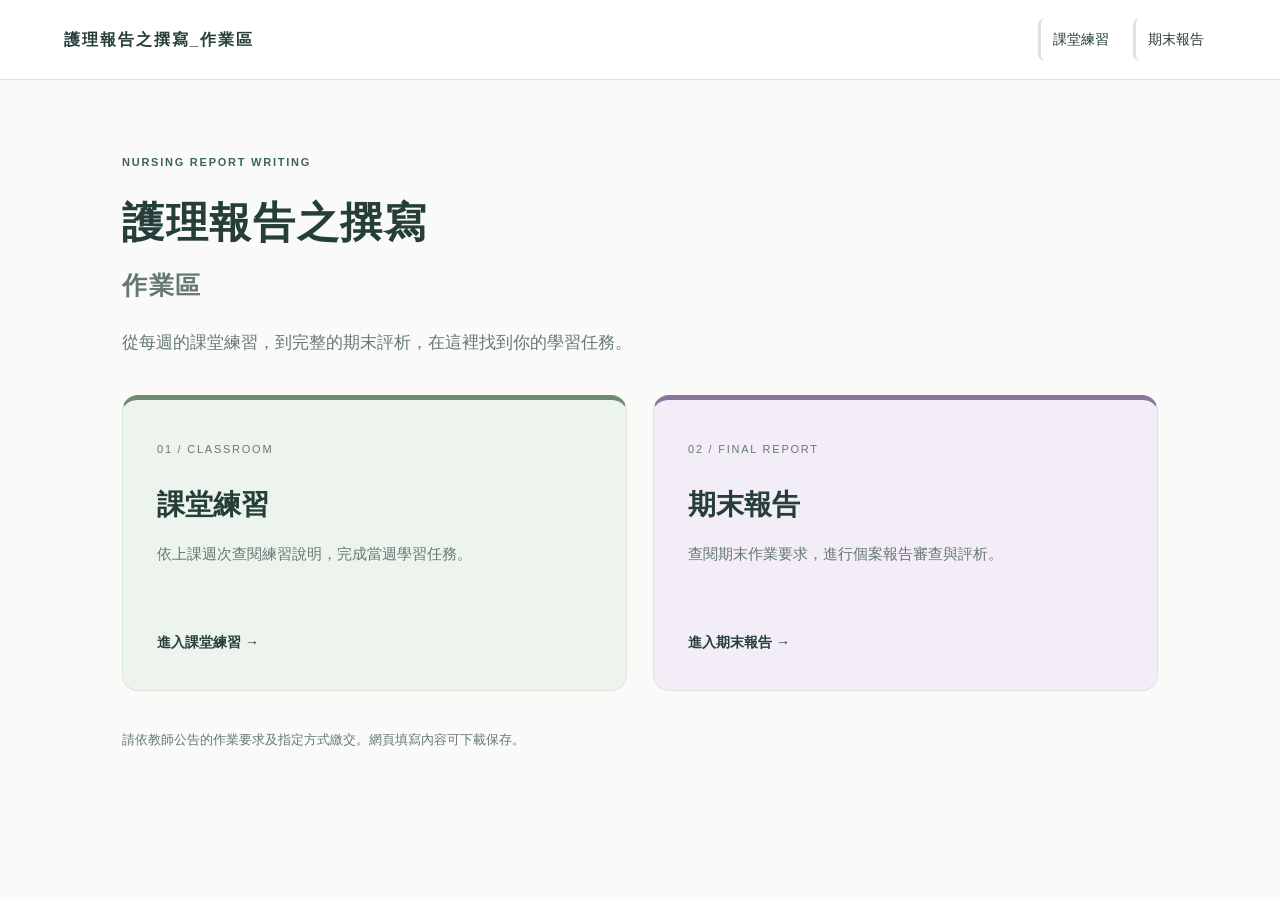
<file: index.html>
<!doctype html>
<html lang="zh-Hant">
<head>
  <meta charset="utf-8"><meta name="viewport" content="width=device-width,initial-scale=1">
  <meta name="description" content="學生自行選找一篇已發表個案報告，依112年版審查評分表填寫評語及評分。">
  <title>護理報告之撰寫_作業區</title><link rel="stylesheet" href="style.css?v=7">
</head>
<body>
<style>[hidden]{display:none!important}</style>
<header><a class="brand" href="#home">護理報告之撰寫_作業區</a><nav class="top-nav" aria-label="作業區導覽"><a href="#classroom">課堂練習</a><a href="#final-report">期末報告</a></nav></header>

<main class="portal" id="home-view">
<p class="eyebrow">NURSING REPORT WRITING</p><h1>護理報告之撰寫<span class="portal-subtitle">作業區</span></h1><p class="portal-lead">從每週的課堂練習，到完整的期末評析，在這裡找到你的學習任務。</p>
<div class="zone-grid"><a class="zone-card classroom-zone" href="#classroom"><span class="zone-index">01 / CLASSROOM</span><h2>課堂練習</h2><p>依上課週次查閱練習說明，完成當週學習任務。</p><span class="zone-link">進入課堂練習 →</span></a><a class="zone-card final-zone" href="#final-report"><span class="zone-index">02 / FINAL REPORT</span><h2>期末報告</h2><p>查閱期末作業要求，進行個案報告審查與評析。</p><span class="zone-link">進入期末報告 →</span></a></div>
<p class="portal-note">請依教師公告的作業要求及指定方式繳交。網頁填寫內容可下載保存。</p>
</main>
<main class="portal" id="classroom-view" hidden><a class="back-link" href="#home">← 回到作業區首頁</a><p class="eyebrow">CLASSROOM PRACTICE</p><h1>課堂練習</h1><p class="portal-lead">11/09採四案例、11組分工的摘要與前言評論；11/16、11/23、11/30使用重症肌無力個案報告。依各次學習任務，提出有依據的評論與改進建議。</p><div class="materials"><a href="case-myasthenia.pdf" target="_blank" rel="noopener">閱讀指定個案報告 PDF ↗</a><a href="rubric-112.pdf" target="_blank" rel="noopener">查看112年版審查評分表 PDF ↗</a></div><div class="lesson-list"><a class="lesson-card lesson-1" href="group-practice.html"><span class="lesson-date">11/09</span><div><span class="eyebrow">課堂練習一</span><h2>摘要與前言的評論（分組）</h2><p>閱讀任務 → 文章依據 → 評論 → 改進建議</p></div><span class="lesson-arrow">進入練習 →</span></a><a class="lesson-card lesson-2" href="practice.html?session=1116"><span class="lesson-date">11/16</span><div><span class="eyebrow">課堂練習二</span><h2>護理評估、問題確立、護理措施、結果評值的評論</h2><p>閱讀任務 → 文章依據 → 評論 → 改進建議</p></div><span class="lesson-arrow">進入練習 →</span></a><a class="lesson-card lesson-3" href="practice.html?session=1123"><span class="lesson-date">11/23</span><div><span class="eyebrow">課堂練習三</span><h2>文獻查證、參考資料的評論</h2><p>閱讀任務 → 文章依據 → 評論 → 改進建議</p></div><span class="lesson-arrow">進入練習 →</span></a><a class="lesson-card lesson-4" href="practice.html?session=1130"><span class="lesson-date">11/30</span><div><span class="eyebrow">課堂練習四</span><h2>討論與結論的評論</h2><p>閱讀任務 → 文章依據 → 評論 → 改進建議</p></div><span class="lesson-arrow">進入練習 →</span></a></div><p class="portal-note">各次練習可獨立保存、匯出與列印；本頁不會自動收件，請依教師指定方式繳交。</p><a class="text-link" href="#final-report">前往期末報告 →</a></main>
<main class="portal" id="final-view" hidden><a class="back-link" href="#home">← 回到作業區首頁</a><p class="eyebrow">FINAL REPORT</p><h1>期末報告</h1><p class="portal-lead">依作業說明完成個人報告，整理你的閱讀、評析與審查判斷。</p><a class="assignment-card" href="#case-review"><span class="assignment-type">個人報告 · 已發布</span><h2>個案報告審查練習</h2><p>自行選找一篇已發表的個案報告，依評分表填寫評語與評分。</p><p class="source-caption">採用台灣護理學會個案報告審查評分表（中華民國112年10月24日修訂）</p><span class="zone-link">開始審查練習 →</span></a><p class="portal-note">完成後可下載作業或列印另存 PDF，再依教師指定方式繳交。</p></main>
<div class="layout" id="review-view" hidden>
<aside aria-label="作業章節"><p class="eyebrow">CASE REPORT REVIEW</p><h2>從閱讀，到評析。</h2><p class="muted">依據文章內容，提出評語與評分。</p><nav id="nav"></nav><div class="progress-box"><label for="progress">審查完成進度 <strong id="progressText">0 / 10</strong></label><progress id="progress" max="10" value="0"></progress><small>完成評語與各細項評分後，計入進度。</small></div></aside>
<main>
<a class="back-link" href="#final-report">← 回到期末報告區</a>
<div class="intro"><p class="eyebrow">INDIVIDUAL ASSIGNMENT</p><h1>個案報告審查練習（個人報告）<span class="title-source">採用台灣護理學會個案報告審查評分表（中華民國112年10月24日修訂）</span></h1><p>個人報告｜自行選找一篇已發表的個案報告，閱讀後依各項規準給予評語與評分。</p><div class="tags"><span>總分 100 分</span><span>10 項審查項目</span><span>評語＋評分</span></div></div>
<div class="notice">作業方式：學生自行選找一篇已發表的個案報告，填寫文章資料，再依台灣護理學會「個案報告審查評分表」（112 年 10 月 24 日修訂）逐項填寫評語與評分。評語請根據文章內容指出優點、缺失與改進建議，可註明頁碼或段落。摘要的「500 字內」是對受評文章的規準，並非評語字數限制。</div>
<form id="assignment">
<section class="card" id="identity"><div class="section-heading"><span class="number">✎</span><div><h2>學生與受評文章資料</h2><p>學生姓名、學號及受評文章資料將一併顯示於匯出報告。</p></div></div><div class="fields"><label>學生姓名 <b>*</b><input name="studentName" autocomplete="name" required placeholder="請輸入姓名" maxlength="80"></label><label>學號 <b>*</b><input name="studentId" required placeholder="請輸入完整學號" maxlength="80"></label><label class="wide">受評文章題目 <b>*</b><input name="reportTitle" required placeholder="請填寫自行選找的已發表個案報告題名" maxlength="250"></label><label class="wide">文章完整出處 <b>*</b><textarea name="articleCitation" required placeholder="作者、出版年、文章題目、期刊名稱、卷（期）、頁碼、DOI（如有）"></textarea></label><label class="wide">文章網址或 DOI<input name="articleUrl" placeholder="選填：文章連結或 DOI"></label><label>班級<input name="className" placeholder="選填"></label><label>完成日期<input name="reportDate" type="date"></label></div></section>
<div id="sections"></div>
<section class="card" id="summary"><div class="section-heading"><span class="number">Σ</span><div><h2>審查總評</h2><p>整合各項評析，說明這篇文章能否凸顯護理過程。</p></div></div><div class="score-summary"><strong id="totalScore">尚未完成評分</strong><span id="scoreProgress">已評 0 / 24 細項</span></div><p class="muted">原表參考：60 分（含）以上通過，59 分（含）以下不通過；結果仍應以整篇文章是否能凸顯護理過程來決定。此處為學生對文章的練習評分，並非教師給學生的作業成績。</p><label for="overallComment">總評 <b>*</b></label><textarea name="overallComment" id="overallComment" required placeholder="綜合說明文章的優點、主要缺失、改進建議，以及是否呈現完整護理過程。"></textarea><div class="print-text" id="print-overallComment"></div><label for="decision">學生審查決議 <b>*</b></label><select name="decision" id="decision" required><option value="">請選擇</option><option value="通過">通過</option><option value="不通過">不通過</option></select><p id="decisionNote" role="status"></p></section>
<section class="card handin"><h2>保存與繳交</h2><p>本頁不會將作業傳給老師。請下載作業檔，再依老師指定方式繳交；也可使用列印功能另存 PDF。</p><div class="actions"><button type="submit" class="primary">下載作業（.md）</button><button type="button" id="print">列印 / 另存 PDF</button><button type="button" id="backup">匯出可續寫草稿</button><label class="button" for="restore">匯入草稿</label><input id="restore" type="file" accept=".json,application/json" hidden></div><p id="feedback" role="status" aria-live="polite"></p></section>
</form>
<footer>依據：台灣護理學會個案報告審查評分表 · 112 年 10 月 24 日修訂<br>草稿保存在此瀏覽器；更換裝置前請匯出可續寫草稿。</footer>
</main></div>
<div class="savebar" id="review-savebar" hidden><span id="saveStatus" role="status">尚未填寫</span><a href="#identity">回到學生資料 ↑</a></div>
<script src="app.js?v=4"></script>
<script src="portal.js?v=1"></script>
</body></html>
</file>
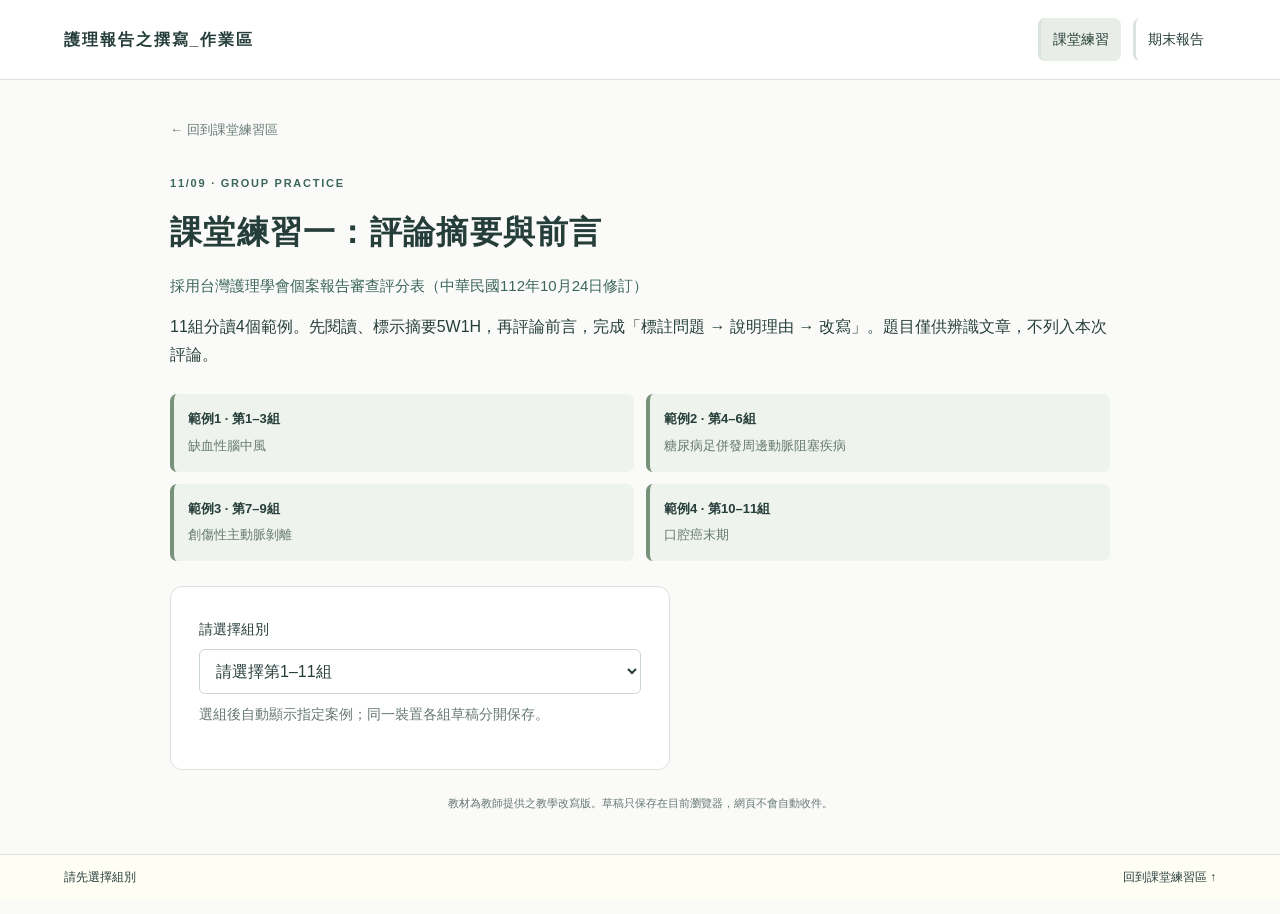
<file: group-practice.html>
<!doctype html>
<html lang="zh-Hant"><head><meta charset="utf-8"><meta name="viewport" content="width=device-width,initial-scale=1"><title>11/09課堂練習一：評論摘要與前言（分組）</title><link rel="stylesheet" href="style.css?v=7"></head><body class="practice-page group-page"><header><a class="brand" href="index.html#home">護理報告之撰寫_作業區</a><nav class="top-nav" aria-label="作業區導覽"><a href="index.html#classroom" aria-current="page">課堂練習</a><a href="index.html#final-report">期末報告</a></nav></header><main class="practice-shell"><a class="back-link" href="index.html#classroom">← 回到課堂練習區</a><p class="eyebrow">11/09 · GROUP PRACTICE</p><h1>課堂練習一：評論摘要與前言</h1><p class="title-source">採用台灣護理學會個案報告審查評分表（中華民國112年10月24日修訂）</p><p>11組分讀4個範例。先閱讀、標示摘要5W1H，再評論前言，完成「標註問題 → 說明理由 → 改寫」。題目僅供辨識文章，不列入本次評論。</p><div class="group-map" id="group-map"></div><section class="card group-chooser"><label for="group-number">請選擇組別</label><select id="group-number"><option value="">請選擇第1–11組</option></select><p class="muted">選組後自動顯示指定案例；同一裝置各組草稿分開保存。</p></section><div id="group-content" hidden><section class="card reading-case"><p class="eyebrow" id="case-number"></p><h2 id="case-title"></h2><p class="notice">以下摘要與前言已為教學目的修改，非原作者寫法。請以所列文本作評論；其中加入的個案細節為教學改寫內容，不代表原個案資料。</p><h3>摘要（教學改寫版）</h3><div class="case-text" id="case-abstract"></div><h3>前言（教學改寫版）</h3><div class="case-text" id="case-intro"></div><p class="source-caption" id="case-source"></p></section><form id="group-form"><section class="card"><h2>組別與組員</h2><p id="selected-group"></p><div class="fields"><label>填寫代表姓名 <b>*</b><input name="studentName" required maxlength="80"></label><label>填寫代表學號 <b>*</b><input name="studentId" required maxlength="80"></label><label class="wide">全部組員姓名與學號 <b>*</b><textarea name="members" required placeholder="每位組員一行：姓名、學號"></textarea><div class="print-text" id="paper-members"></div></label><label>班級<input name="className" placeholder="選填"></label><label>完成日期<input name="completedDate" type="date"></label></div></section><section class="card"><h2>一、摘要：標示5W1H並評論</h2><p class="muted">在各欄記錄摘要依據、位置與理由；未呈現填「未提及」，不自行補造資料。What與How分成問題／結果及評估／措施兩項，另檢視精簡程度。</p><div id="abstract-checks"></div><div class="criterion"><label for="abstract-score">摘要試評（涵蓋選案理由、照護期間、評估方法、健康問題、措施與建議；簡要流暢，500字內）</label><div class="score-input"><input id="abstract-score" name="abstractScore" type="number" min="0" max="5" step="0.5" required><span>/ 5 分</span></div></div><label for="abstract-reason">摘要整體評論與評分理由 <b>*</b></label><textarea id="abstract-reason" name="abstractReason" required></textarea><div class="print-text" id="paper-abstractReason"></div></section><section class="card"><h2>二、前言：對照審查表</h2><p>找出選案動機與照護重要性，提出具體評語與評分。</p><div class="criterion"><label for="motivation-score">選案動機：為何選這位個案？是否具個別性？</label><div class="score-input"><input id="motivation-score" name="motivationScore" type="number" min="0" max="2" step="0.5" required><span>/ 2 分</span></div></div><label for="motivation-reason">選案動機的原文依據與評分理由 <b>*</b></label><textarea id="motivation-reason" name="motivationReason" required></textarea><div class="print-text" id="paper-motivationReason"></div><div class="criterion"><label for="importance-score">照護重要性：是否有數據、出處，以及照護需求與護理角色？</label><div class="score-input"><input id="importance-score" name="importanceScore" type="number" min="0" max="3" step="0.5" required><span>/ 3 分</span></div></div><label for="importance-reason">照護重要性的原文依據與評分理由 <b>*</b></label><textarea id="importance-reason" name="importanceReason" required></textarea><div class="print-text" id="paper-importanceReason"></div></section><section class="card"><h2>三、標註問題 → 說明理由 → 改寫</h2><p class="muted">摘要與前言各至少完成一列；其餘列依實際評論補充。每列應記錄位置、原文摘錄、問題、理由與改寫。改寫所需資料未提供時，寫明應補充的資料，不自行捏造。</p><div id="revision-rows"></div></section><section class="card" id="strength-section" hidden><h2>四、寫得好的地方</h2><p>範例4的組別：至少寫出兩點優點，引用文字依據並說明好在哪裡。</p><label for="strength-one">優點一與理由 <b>*</b></label><textarea id="strength-one" name="strengthOne"></textarea><div class="print-text" id="paper-strengthOne"></div><label for="strength-two">優點二與理由 <b>*</b></label><textarea id="strength-two" name="strengthTwo"></textarea><div class="print-text" id="paper-strengthTwo"></div></section><section class="card practice-finish"><h2>完成與繳交</h2><p class="score-summary" id="group-total" aria-live="polite"></p><p class="muted">本次試評只涵蓋摘要5分及前言5分，不等同教師對本組作業的成績。填完後下載學習單，再依教師指定方式繳交。</p><div class="actions"><button class="primary" type="submit">下載本組學習單（.md）</button><button type="button" id="group-print">列印 / 另存 PDF</button><button type="button" id="group-backup">匯出本組草稿</button><label class="button" for="group-import">匯入本組草稿</label><input type="file" id="group-import" accept=".json,application/json" hidden></div><p id="group-feedback" role="status" aria-live="polite"></p></section></form></div><footer>教材為教師提供之教學改寫版。草稿只保存在目前瀏覽器，網頁不會自動收件。</footer></main><div class="savebar"><span id="group-save" role="status">請先選擇組別</span><a href="index.html#classroom">回到課堂練習區 ↑</a></div><script src="group-cases.js?v=1"></script><script src="group-practice.js?v=1"></script></body></html>
</file>
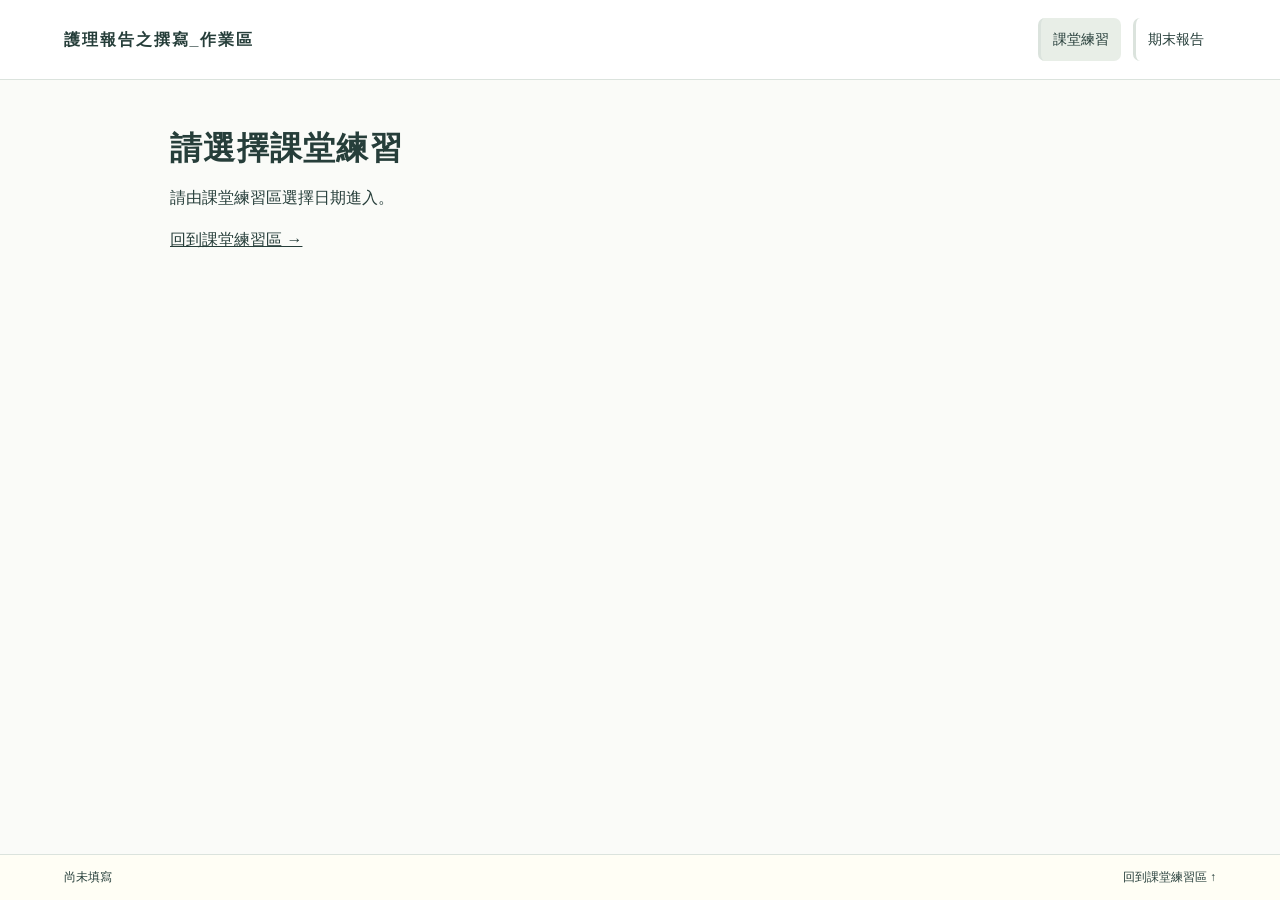
<file: practice.html>
<!doctype html>
<html lang="zh-Hant"><head><meta charset="utf-8"><meta name="viewport" content="width=device-width,initial-scale=1"><meta name="description" content="以重症肌無力個案報告為教材，依112年版審查評分表完成課堂評論任務。"><title>課堂練習｜護理報告之撰寫_作業區</title><link rel="stylesheet" href="style.css?v=7"></head>
<body class="practice-page"><header><a class="brand" href="index.html#home">護理報告之撰寫_作業區</a><nav class="top-nav" aria-label="作業區導覽"><a href="index.html#classroom" aria-current="page">課堂練習</a><a href="index.html#final-report">期末報告</a></nav></header>
<main class="practice-shell"><a class="back-link" href="index.html#classroom">← 回到課堂練習區</a><div id="lesson-intro"></div><div class="materials"><a href="case-myasthenia.pdf" target="_blank" rel="noopener">閱讀指定個案報告 PDF ↗</a><a href="rubric-112.pdf" target="_blank" rel="noopener">查看原始評分表 PDF ↗</a></div><p class="source-caption">教材：洪鈺珺、陳惠美、黃美玲（2025）。照顧一位重症肌無力病人之護理經驗。臺大護理，21（1），40–51。DOI：10.6740/NTUHJN.202501_21(1).0005</p><div class="notice">請評論指定文章的寫作與護理過程。每個項目依序完成「文章依據與頁碼、評論、改進建議」，再依規準給分。評語須說明理由，避免僅寫「完整」「很好」或抄錄原文。頁碼以文章印刷頁碼為主，另附PDF頁序協助查找。文中措施需經查證與適用性判斷。</div>
<form id="practice-form"><section class="card student-card"><h2>學生資料</h2><div class="fields"><label>學生姓名 <b>*</b><input name="studentName" required autocomplete="name" maxlength="80"></label><label>學號 <b>*</b><input name="studentId" required maxlength="80"></label><label>班級<input name="className" maxlength="80" placeholder="選填"></label><label>完成日期<input name="completedDate" type="date"></label></div></section><div id="learning-tasks"></div><section class="card practice-finish"><h2>完成與繳交</h2><p id="practice-total" class="score-summary" aria-live="polite"></p><p class="muted">這是本次指定項目的文章審查分數，不換算為整篇100分，也不判定整篇通過與否；不等同教師給學生的課堂成績。</p><div class="actions"><button class="primary" type="submit">下載本次作業（.md）</button><button id="practice-print" type="button">列印 / 另存 PDF</button><button id="practice-backup" type="button">匯出本次草稿</button><label class="button" for="practice-import">匯入本次草稿</label><input id="practice-import" type="file" accept=".json,application/json" hidden></div><p id="practice-feedback" role="status" aria-live="polite"></p></section></form><nav class="lesson-switch" id="lesson-switch" aria-label="其他課堂練習"></nav><footer>草稿分次儲存在目前瀏覽器；請定期匯出備份。下載後依教師指定方式繳交。</footer></main><div class="savebar"><span id="practice-save" role="status">尚未填寫</span><a href="index.html#classroom">回到課堂練習區 ↑</a></div><script src="classroom-data.js?v=1"></script><script src="classroom.js?v=2"></script></body></html>
</file>
<file: style.css>
:root{--ink:#263e3a;--muted:#667873;--green:#3c655c;--line:#dbe3dd;--paper:#fafbf8;--accent:#e8eee7}*{box-sizing:border-box}html{scroll-behavior:smooth;scroll-padding-top:30px}body{margin:0;background:var(--paper);color:var(--ink);font:16px/1.75 "Microsoft JhengHei","Noto Sans TC",sans-serif}header{height:80px;padding:0 5%;display:flex;align-items:center;justify-content:space-between;border-bottom:1px solid var(--line);background:white}header span{font-size:13px;color:var(--muted)}a{color:inherit}.brand{text-decoration:none;font-weight:700;letter-spacing:.12em}.layout{display:grid;grid-template-columns:255px minmax(0,860px);gap:60px;max-width:1250px;margin:0 auto;padding:48px 32px 90px}aside{position:sticky;top:30px;align-self:start}aside h2{font-size:23px;margin:8px 0}.eyebrow{font-size:11px;letter-spacing:.16em;color:var(--green);font-weight:bold}.muted{color:var(--muted);font-size:14px}nav{display:grid;gap:4px;margin:30px 0}nav a{display:flex;gap:12px;align-items:center;text-decoration:none;font-size:14px;padding:9px 12px;border-radius:7px}nav a:hover,nav a:focus-visible{background:var(--accent)}nav a span{font-size:11px;color:var(--muted)}nav a em{font-size:11px;font-style:normal;margin-left:auto;color:var(--muted)}.progress-box{border-top:1px solid var(--line);padding-top:20px;font-size:12px}.progress-box strong{float:right}progress{display:block;width:100%;height:6px;margin:14px 0;accent-color:var(--green)}small{color:var(--muted)}h1{font-size:42px;letter-spacing:.04em;margin:8px 0 10px;font-weight:600}h2{font-size:20px;margin:0}p{margin:8px 0 14px}.intro>p:not(.eyebrow){color:var(--muted)}.tags{display:flex;gap:9px;flex-wrap:wrap;margin:24px 0}.tags span{padding:4px 12px;background:var(--accent);font-size:12px;border-radius:30px}.notice{border-left:3px solid #a5b9a7;background:#eef2ea;padding:16px 20px;font-size:13px;margin:26px 0}.card{background:white;border:1px solid var(--line);border-radius:12px;padding:28px;margin:22px 0;scroll-margin-top:25px}.section-heading{display:flex;gap:15px;margin-bottom:22px;align-items:flex-start}.section-heading p{font-size:12px;color:var(--muted);margin:3px 0 0}.number{background:var(--accent);width:36px;height:36px;display:grid;place-items:center;border-radius:50%;font-size:13px;flex-shrink:0}.points{margin-left:auto;white-space:nowrap;color:var(--green);font-size:13px;background:#f1f5f0;border-radius:20px;padding:3px 10px}.fields{display:grid;grid-template-columns:1fr 1fr;gap:18px}.wide{grid-column:1/-1}label{font-size:14px}b{color:#a65e4f}input:not([type=checkbox]),textarea{display:block;width:100%;border:1px solid #cbd6cf;background:#fdfefb;border-radius:6px;padding:12px;color:var(--ink);font:inherit;font-size:15px;margin-top:6px}textarea{min-height:220px;resize:vertical;line-height:1.9}input:focus,textarea:focus{outline:2px solid #8ba89b;outline-offset:2px}details{background:#f7f9f5;padding:12px 15px;border-radius:7px;font-size:13px;margin-bottom:18px}summary{cursor:pointer;color:var(--green)}ul{padding-left:22px;margin:10px 0 2px}li{margin-bottom:7px}.count{text-align:right;color:var(--muted);font-size:12px;margin-top:5px}.over{color:#b04036}.check{display:flex;gap:10px;margin:12px 0;align-items:baseline}input[type=checkbox]{accent-color:var(--green)}.actions{display:flex;gap:10px;flex-wrap:wrap}button,.button{display:inline-block;cursor:pointer;border:1px solid #b9c9bf;border-radius:6px;padding:10px 15px;background:white;color:var(--green);font:inherit;font-size:13px}button:hover,.button:hover{background:var(--accent)}button:focus-visible,.button:focus-visible,a:focus-visible{outline:2px solid var(--green);outline-offset:3px}.primary{background:var(--green);color:white;border-color:var(--green)}.primary:hover{background:#2d5149}.handin>p{font-size:14px;color:var(--muted)}#feedback{color:var(--green);font-size:14px}footer{text-align:center;font-size:11px;color:var(--muted);line-height:2}.savebar{position:fixed;bottom:0;left:0;right:0;background:#fffef5f5;border-top:1px solid var(--line);padding:12px 5%;display:flex;justify-content:space-between;font-size:12px;z-index:5}.savebar a{text-decoration:none}body:has(textarea:invalid) .notice{border-color:#a65e4f}@media(max-width:950px){.layout{grid-template-columns:200px minmax(0,1fr);gap:25px;padding:30px 20px 90px}.card{padding:22px}h1{font-size:34px}}@media(max-width:720px){header{height:auto;min-height:70px;padding:14px 20px;gap:10px;flex-wrap:wrap}header span{font-size:11px}.layout{display:block;padding:24px 16px 85px}aside{position:static}aside h2,aside>.muted{display:none}nav{display:flex;overflow:auto;gap:6px;margin:12px 0}nav a{white-space:nowrap;background:var(--accent);padding:5px 10px}nav a em{display:none}.progress-box{border:0;padding:0;margin:15px 0 28px}.progress-box small{display:none}.fields{grid-template-columns:1fr}.wide{grid-column:auto}.card{padding:20px 16px}.section-heading{gap:10px}.section-heading h2{font-size:18px}.points{padding:3px 8px}.intro p{font-size:14px}}@media print{body{background:white;color:black;font-size:11pt}header,aside,.intro,.notice,.savebar,.handin,footer,details,.count,.points{display:none!important}.layout{display:block;max-width:none;padding:0}.card{border:0;padding:0;margin:16px 0;break-inside:auto}.section-heading{break-after:avoid;margin-bottom:8px}.number{display:none}.fields{gap:8px}input:not([type=checkbox]){border:0;padding:0;background:white}.section-heading p{display:none}textarea{display:none}.print-text{white-space:pre-wrap;overflow-wrap:anywhere;line-height:1.8;margin:8px 0 22px}.check{font-size:10pt}h2{font-size:15pt}#identity:before{content:'個案報告 · 學生個人作業';display:block;font-size:20pt;font-weight:bold;margin-bottom:20px}}@media screen{.print-text{display:none}}
/* Distinct soft colors for each assignment section. */
#identity,nav a[href="#identity"]{--section-color:#526e88;--section-soft:#e7eef6;--section-bg:#f6f9fd}
#abstract,nav a[href="#abstract"]{--section-color:#526f59;--section-soft:#e3ede1;--section-bg:#f5f9f2}
#introduction,nav a[href="#introduction"]{--section-color:#8c6646;--section-soft:#f1e4d4;--section-bg:#fcf7f0}
#literature,nav a[href="#literature"]{--section-color:#73618d;--section-soft:#eae3f2;--section-bg:#f9f6fc}
#assessment,nav a[href="#assessment"]{--section-color:#417d83;--section-soft:#ddefef;--section-bg:#f2f9f9}
#problems,nav a[href="#problems"]{--section-color:#a05c59;--section-soft:#f4e0de;--section-bg:#fdf5f4}
#interventions,nav a[href="#interventions"]{--section-color:#727539;--section-soft:#ebedda;--section-bg:#f9faef}
#evaluation,nav a[href="#evaluation"]{--section-color:#536d9a;--section-soft:#e1e8f7;--section-bg:#f4f7fd}
#discussion,nav a[href="#discussion"]{--section-color:#92627d;--section-soft:#f0e1eb;--section-bg:#fcf5f9}
#references,nav a[href="#references"]{--section-color:#866c38;--section-soft:#f0e8d3;--section-bg:#fcf9ef}
#writing,nav a[href="#writing"]{--section-color:#5e7c75;--section-soft:#dfede7;--section-bg:#f2f8f5}
@media screen{
.card[id]:not(.handin){background:var(--section-bg,white);border-top:4px solid var(--section-color,var(--line))}
.card[id] .number,.card[id] .points{background:var(--section-soft,var(--accent));color:var(--section-color,var(--green))}
.card[id] h2,.card[id] summary{color:var(--section-color,var(--ink))}
.card[id] details{background:var(--section-soft,#f7f9f5)}
.card[id] textarea,.card[id] input:not([type=checkbox]){background:#ffffffeb}
.card[id] input:focus,.card[id] textarea:focus{outline-color:var(--section-color,#8ba89b)}
nav a{border-left:3px solid var(--section-color,var(--line));background:var(--section-bg,transparent)}
nav a:hover,nav a:focus-visible{background:var(--section-soft,var(--accent))}
nav a span,nav a em{color:var(--section-color,var(--muted))}
}
/* Review exercise fields and score summary. */
select{display:block;width:100%;border:1px solid #cbd6cf;border-radius:6px;background:white;padding:12px;font:inherit;color:var(--ink);margin-top:6px}
#identity textarea{min-height:110px}
.criteria-list{border-radius:8px;overflow:hidden;background:white;border:1px solid var(--line)}
.criterion{display:flex;align-items:center;justify-content:space-between;gap:20px;padding:15px;border-bottom:1px solid var(--line)}
.criterion:last-child{border-bottom:0}.criterion>label{flex:1;font-size:14px}.score-input{display:flex;align-items:center;gap:8px;flex-shrink:0}.score-input input{width:85px!important;margin:0!important;padding:9px!important}.score-input span{font-size:12px;white-space:nowrap;color:var(--muted)}
.subtotal{text-align:right;font-size:13px;color:var(--section-color,var(--green));font-weight:bold;margin:12px 0 20px}
.score-summary{display:flex;justify-content:space-between;align-items:center;gap:12px;background:var(--accent);padding:18px;border-radius:8px}.score-summary strong{font-size:22px}.score-summary span{font-size:13px}#decisionNote{font-size:13px;color:#8c6646}
@media(max-width:720px){h1{font-size:30px}.criterion{flex-wrap:wrap;gap:10px}.criterion>label{flex-basis:100%}.score-input{margin-left:auto}.score-summary{align-items:flex-start;flex-direction:column}}
@media print{#identity:before{content:'個案報告審查練習（個人報告）'}.criteria-list{border:1px solid #bbb}.criterion{padding:6px 10px;break-inside:avoid}.score-input input{width:40px!important}.score-summary{background:white;border:1px solid #bbb}.card{break-before:auto}.section-heading{break-after:avoid}#identity textarea{display:block;min-height:100px;border:0;padding:0}select{border:0;padding:0}.subtotal{color:black}}

.title-source{display:block;font-size:17px;line-height:1.8;letter-spacing:0;font-weight:500;margin-top:14px;color:var(--green)}
@media print{#identity:before{content:"個案報告審查練習（個人報告）\A採用台灣護理學會個案報告審查評分表（中華民國112年10月24日修訂）";white-space:pre-wrap;font-size:14pt;line-height:1.8}}
.top-nav{display:flex;gap:12px;margin:0}.top-nav a{font-size:14px;white-space:nowrap}.top-nav a[aria-current]{background:var(--accent)}
.portal{max-width:1100px;margin:0 auto;padding:65px 32px 80px;min-height:calc(100vh - 80px)}.portal h1{font-size:42px}.portal-subtitle{display:block;font-size:25px;color:var(--muted);margin-top:4px}.portal-lead{font-size:17px;color:var(--muted);max-width:750px;margin:20px 0 38px}.zone-grid{display:grid;grid-template-columns:1fr 1fr;gap:26px;margin:38px 0}.zone-card{display:block;text-decoration:none;border:1px solid var(--line);border-radius:16px;padding:34px;transition:transform .15s,box-shadow .15s}.zone-card:hover{transform:translateY(-3px);box-shadow:0 10px 25px #263e3a12}.classroom-zone{background:#edf4ee;border-top:5px solid #6c8c73}.final-zone{background:#f2edf7;border-top:5px solid #8a759e}.zone-index{font-size:11px;letter-spacing:.16em;color:var(--muted)}.zone-card h2{font-size:28px;margin:18px 0 12px}.zone-card p{color:var(--muted);font-size:15px;min-height:55px}.zone-link{display:inline-block;font-weight:600;margin-top:20px;font-size:14px}.portal-note{font-size:13px;color:var(--muted);margin:25px 0}.back-link{display:inline-block;text-decoration:none;font-size:13px;color:var(--muted);margin-bottom:24px}.back-link:hover{text-decoration:underline}.empty-zone{border:1px dashed #a9bcae;border-radius:14px;text-align:center;padding:55px 25px;background:#f0f5ee;margin:28px 0}.empty-symbol{font-size:30px;color:#6c8c73}.empty-zone h2{margin:10px 0}.empty-zone p{color:var(--muted);font-size:14px}.text-link{font-size:14px}.assignment-card{display:block;text-decoration:none;border:1px solid #d6cbdf;border-left:5px solid #8a759e;background:#f7f3fa;padding:30px;border-radius:12px}.assignment-type{font-size:12px;background:#e7deef;color:#6d5684;padding:5px 12px;border-radius:25px}.assignment-card h2{font-size:25px;margin:22px 0 12px}.source-caption{font-size:13px;color:var(--muted)}
@media(max-width:720px){.portal{padding:36px 20px 60px}.portal h1{font-size:30px}.zone-grid{grid-template-columns:1fr;gap:20px}.zone-card{padding:25px}.portal-lead{font-size:15px}.top-nav{gap:4px}.top-nav a{padding:5px 8px;font-size:13px}header .brand{font-size:14px}}
@media print{.portal,.back-link{display:none!important}}
.materials{display:flex;gap:12px;flex-wrap:wrap;margin:22px 0}.materials a{border:1px solid #cbd9ce;border-radius:8px;background:white;padding:10px 16px;font-size:13px;text-decoration:none}.materials a:hover{background:var(--accent)}.lesson-list{display:grid;gap:20px;margin:30px 0}.lesson-card{display:flex;align-items:center;gap:25px;border:1px solid var(--line);border-left:5px solid var(--lesson-color);border-radius:12px;padding:25px;background:var(--lesson-bg);text-decoration:none}.lesson-card:hover{box-shadow:0 6px 18px #263e3a10}.lesson-date{font-size:27px;font-weight:600;color:var(--lesson-color);white-space:nowrap}.lesson-card h2{font-size:21px}.lesson-card p{margin:8px 0 0;font-size:13px;color:var(--muted)}.lesson-arrow{margin-left:auto;white-space:nowrap;font-size:13px}.lesson-1{--lesson-color:#617e67;--lesson-bg:#f0f6ef}.lesson-2{--lesson-color:#647e9c;--lesson-bg:#f0f4fa}.lesson-3{--lesson-color:#88709b;--lesson-bg:#f7f1fa}.lesson-4{--lesson-color:#9a7352;--lesson-bg:#faf4ed}.practice-shell{max-width:1000px;margin:0 auto;padding:35px 30px 100px}.practice-shell h1{font-size:32px;line-height:1.6}.practice-shell h3{font-size:16px;margin:20px 0 12px}.practice-shell .title-source{font-size:15px}.student-card h2{margin-bottom:18px}.task-prompts{padding:18px 22px;background:#f0f4ed;border-radius:8px;margin-bottom:24px}.task-prompts h3{margin-top:0}.task-prompts ol{padding-left:22px;font-size:14px}.task-section textarea{min-height:150px;margin-bottom:22px}.task-section[data-topic=abstract]{border-top:4px solid #617e67;background:#f7faf4}.task-section[data-topic=introduction]{border-top:4px solid #9a7352;background:#fdf8f1}.task-section[data-topic=assessment],.task-section[data-topic=evaluation]{border-top:4px solid #5b8993;background:#f4fafb}.task-section[data-topic=problems],.task-section[data-topic=interventions]{border-top:4px solid #647e9c;background:#f4f7fc}.task-section[data-topic=literature],.task-section[data-topic=references]{border-top:4px solid #88709b;background:#faf6fc}.task-section[data-topic=discussion]{border-top:4px solid #9a7352;background:#fdf8f1}.lesson-switch{display:flex;justify-content:center;gap:12px;flex-wrap:wrap;margin:30px 0}.lesson-switch a,.lesson-switch span{padding:7px 12px;font-size:13px;border-radius:6px;text-decoration:none;background:var(--accent)}.lesson-switch span{background:var(--green);color:white}.practice-shell .source-caption{overflow-wrap:anywhere}.practice-shell .score-summary{font-size:17px;font-weight:600;display:block}
@media(max-width:720px){.lesson-card{flex-wrap:wrap;gap:12px;padding:20px}.lesson-date{font-size:23px}.lesson-card>div{flex:1;min-width:180px}.lesson-arrow{margin-left:0}.lesson-card h2{font-size:18px}.practice-shell{padding:25px 16px 90px}.practice-shell h1{font-size:26px}.materials a{padding:8px 10px}.task-prompts{padding:15px}.practice-shell .section-heading{flex-wrap:wrap}}
@media print{.practice-page header,.practice-page .back-link,.practice-page .materials,.practice-page .notice,.practice-page .savebar,.practice-page .practice-finish .actions,.practice-page #practice-feedback,.practice-page .lesson-switch,.practice-page footer{display:none!important}.practice-shell{padding:0;max-width:none}.practice-shell h1{font-size:18pt}.practice-shell .title-source{font-size:11pt}.task-prompts{background:white;border:1px solid #bbb;font-size:10pt}.practice-page .card{border:0!important;background:white!important}.practice-page .points{display:block!important}.practice-page textarea{display:none!important}.practice-page .print-text{display:block}.practice-page .score-summary{font-size:12pt;border:1px solid #bbb}.practice-page .source-caption{font-size:10pt}.practice-page .eyebrow{display:none}}
.fivewh{margin:20px 0;padding:18px;border:1px solid #c9d9c7;border-radius:8px;background:#f1f6ed}.fivewh h3{margin-top:0}.fivewh-grid{display:grid;grid-template-columns:1fr 1fr;gap:16px}.fivewh-grid textarea{min-height:115px;margin-bottom:0}
@media(max-width:720px){.fivewh-grid{grid-template-columns:1fr}}
@media print{.fivewh{background:white;border-color:#aaa}.fivewh-grid{display:block}.fivewh-grid>div{break-inside:avoid}}
.group-map{display:grid;grid-template-columns:1fr 1fr;gap:12px;margin:25px 0}.group-map>div{background:#eef3ed;border-left:4px solid #78917a;border-radius:7px;padding:14px}.group-map strong,.group-map span{display:block;font-size:13px}.group-map span{color:var(--muted);margin-top:4px}.group-chooser{max-width:500px}.case-text{white-space:pre-wrap;font-size:15px;line-height:2;background:#fafbf7;border:1px solid var(--line);padding:22px;border-radius:7px}.reading-case h2{font-size:23px}.reading-case h3{margin-top:26px}.abstract-check{border-bottom:1px solid var(--line);padding:10px 0 20px}.abstract-check select{max-width:220px;margin-bottom:14px}.group-page textarea{min-height:110px;margin-bottom:18px}.revision-row{border:1px solid #cbd8cc;border-radius:8px;margin:22px 0;padding:20px}.revision-row legend{padding:0 10px;font-size:15px;font-weight:bold}.revision-row textarea{min-height:75px}.group-page .source-caption{margin-top:20px}.group-page [hidden]{display:none!important}
@media(max-width:720px){.group-map{grid-template-columns:1fr}.case-text{padding:15px}.revision-row{padding:14px}}
@media print{.group-chooser,.group-map{display:none!important}.case-text{background:white;padding:10px;font-size:9pt}.reading-case .notice{display:block!important;font-size:9pt}.revision-row{break-inside:auto}.abstract-check{break-inside:avoid}.group-page .print-text{margin:6px 0 14px}}
</file>
